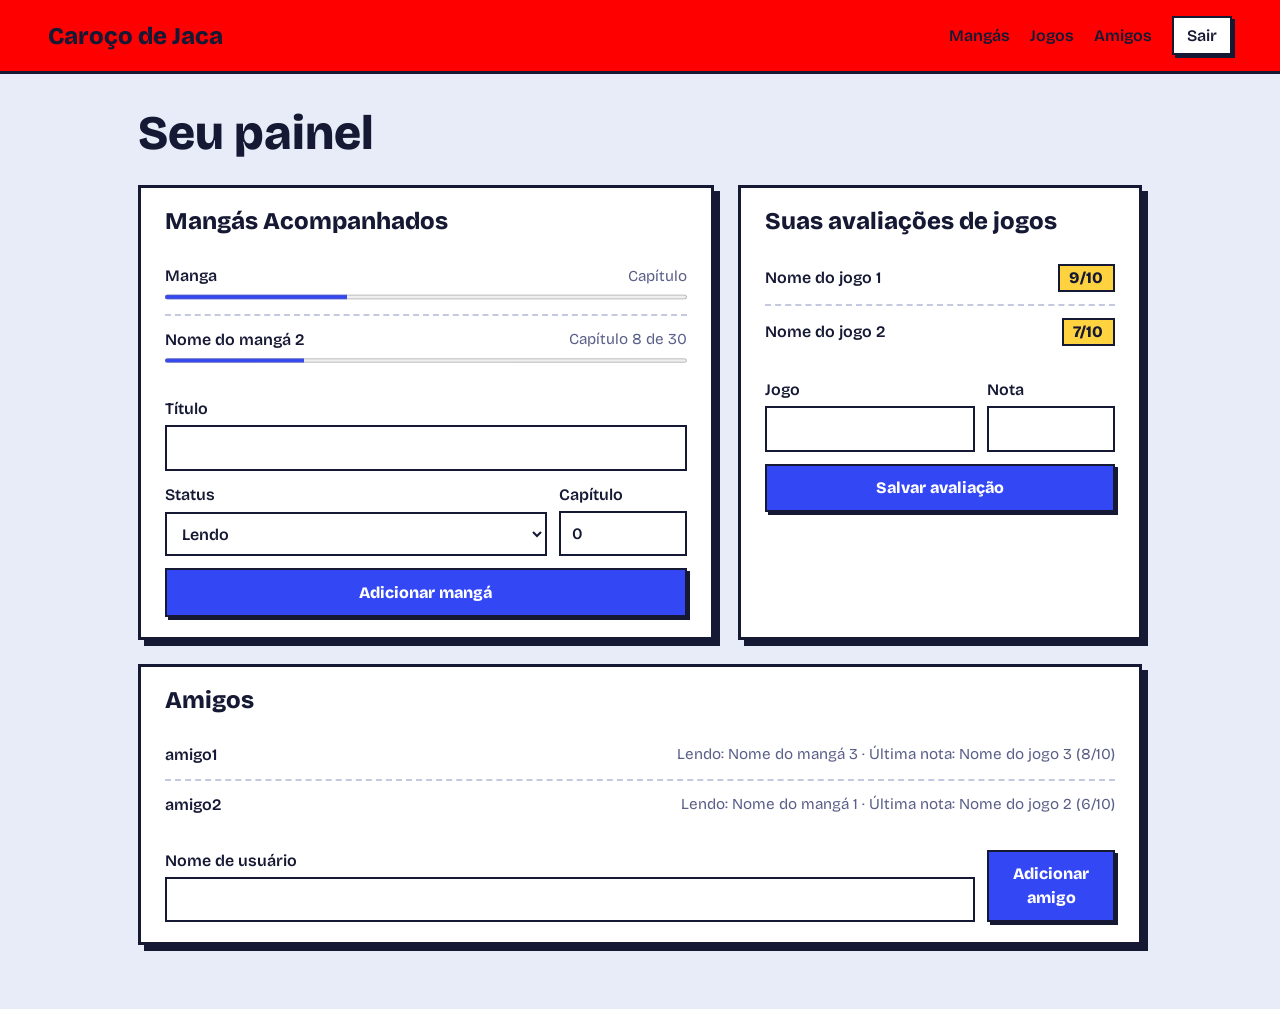
<file: index.html>
<!DOCTYPE html>
<html lang="pt-BR">
<head>
  <meta charset="UTF-8">
  <meta name="viewport" content="width=device-width, initial-scale=1">
  <title>Roda de amigos</title>
  <link rel="stylesheet" href="style.css">
</head>
<body>
  <header class="topo">
    <a class="marca" href="index.html">Caroço de Jaca</a>
    <nav>
      <a href="#mangas">Mangás</a>
      <a href="#jogos">Jogos</a>
      <a href="#amigos">Amigos</a>
      <a class="botao sair" href="login.html">Sair</a>
    </nav>
  </header>

  <main class="grade">
    <h1 style="grid-column: 1 / -1; margin: 0;">Seu painel</h1>

    <!-- MANGÁS -->
    <section class="quadro mangas" id="mangas">
      <h2>Mangás Acompanhados</h2>

      <!-- BACKEND: gerar um <li> por mangá do usuário -->
      <ul class="lista">
        <li>
          <span class="titulo">Manga</span>
          <span class="detalhe">Capítulo</span>
          <progress max="120" value="42"></progress>
        </li>
        <li>
          <span class="titulo">Nome do mangá 2</span>
          <span class="detalhe">Capítulo 8 de 30</span>
          <progress max="30" value="8"></progress>
        </li>
      </ul>
      <!-- Estado vazio (mostrar quando a lista não tiver itens):
      <p class="vazio">Você ainda não acompanha nenhum mangá. Adicione o primeiro abaixo.</p> -->

      <form action="/mangas" method="post">
        <label>Título
          <input type="text" name="titulo" required>
        </label>
        <div class="linha">
          <label>Status
            <select name="status">
              <option value="lendo">Lendo</option>
              <option value="quero_ler">Quero ler</option>
              <option value="concluido">Concluído</option>
            </select>
          </label>
          <label>Capítulo
            <input type="number" name="capitulo" min="0" value="0">
          </label>
        </div>
        <button class="botao" type="submit">Adicionar mangá</button>
      </form>
    </section>

    <!-- JOGOS -->
    <section class="quadro jogos" id="jogos">
      <h2>Suas avaliações de jogos</h2>

      <!-- BACKEND: gerar um <li> por avaliação -->
      <ul class="lista">
        <li>
          <span class="titulo">Nome do jogo 1</span>
          <span class="nota">9/10</span>
        </li>
        <li>
          <span class="titulo">Nome do jogo 2</span>
          <span class="nota">7/10</span>
        </li>
      </ul>
      <!-- Estado vazio:
      <p class="vazio">Nenhuma avaliação ainda. Avalie um jogo abaixo.</p> -->

      <form action="/jogos" method="post">
        <div class="linha">
          <label>Jogo
            <input type="text" name="jogo" required>
          </label>
          <label>Nota
            <input type="number" name="nota" min="0" max="10" step="0.5" required>
          </label>
        </div>
        <button class="botao" type="submit">Salvar avaliação</button>
      </form>
    </section>

    <!-- AMIGOS -->
    <section class="quadro amigos" id="amigos">
      <h2>Amigos</h2>

      <!-- BACKEND: gerar um <li> por amigo, com o que ele está lendo e jogando -->
      <ul class="lista">
        <li>
          <span class="titulo">amigo1</span>
          <span class="detalhe">Lendo: Nome do mangá 3 · Última nota: Nome do jogo 3 (8/10)</span>
        </li>
        <li>
          <span class="titulo">amigo2</span>
          <span class="detalhe">Lendo: Nome do mangá 1 · Última nota: Nome do jogo 2 (6/10)</span>
        </li>
      </ul>
      <!-- Estado vazio:
      <p class="vazio">Você ainda não tem amigos aqui. Procure alguém pelo nome de usuário.</p> -->

      <form action="/amizades" method="post">
        <div class="linha">
          <label>Nome de usuário
            <input type="text" name="usuario" required>
          </label>
          <button class="botao" type="submit" style="align-self: end;">Adicionar amigo</button>
        </div>
      </form>
    </section>
  </main>
</body>
</html>
</file>
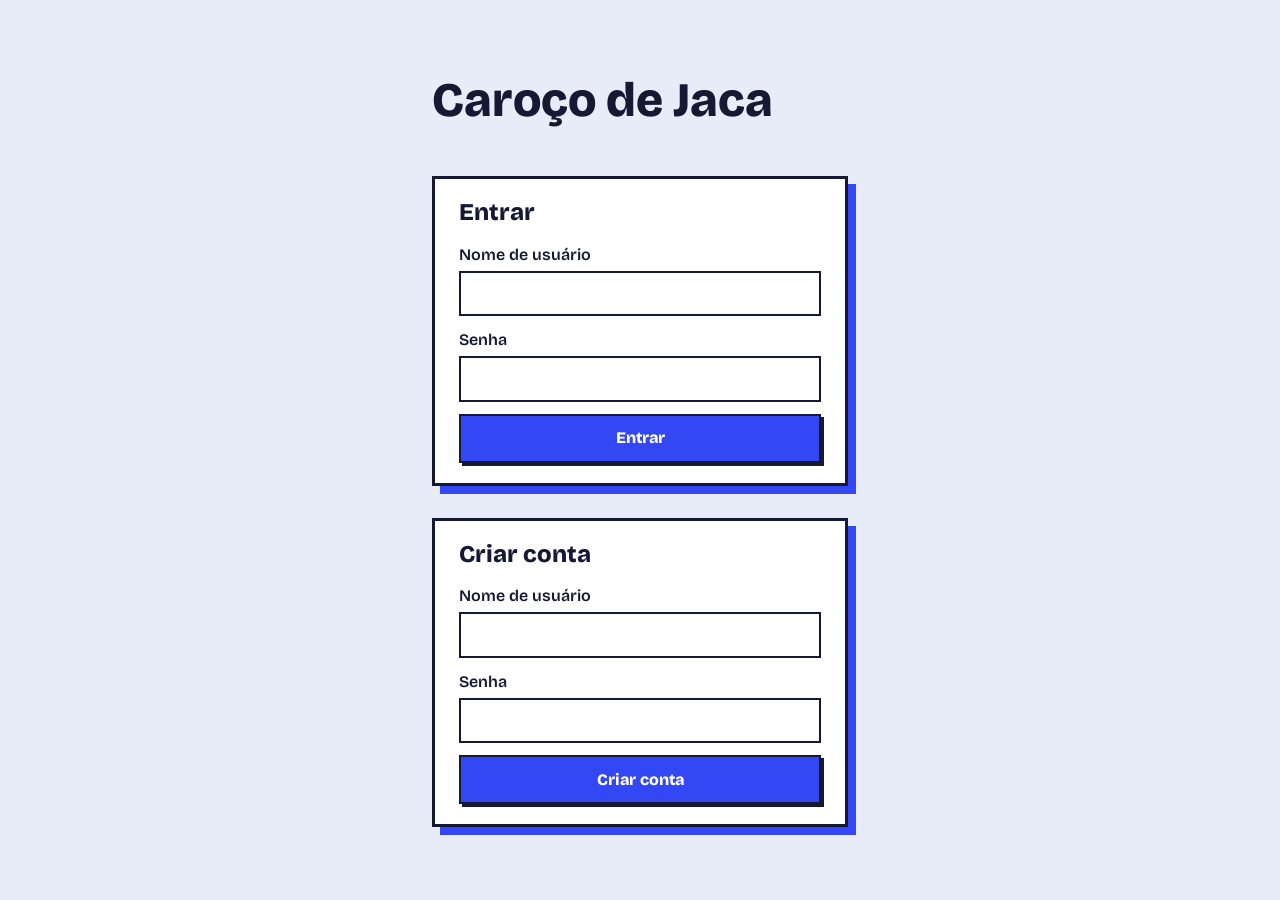
<file: login.html>
<!DOCTYPE html>
<html lang="pt-BR">
<head>
  <meta charset="UTF-8">
  <meta name="viewport" content="width=device-width, initial-scale=1">
  <title>Entrar · Caroço de Jaca</title>
  <link rel="stylesheet" href="style.css">
</head>
<body>
  <main class="centro">
    <div class="login">
      <h1>Caroço de Jaca</h1>

      <!-- LOGIN: o backend confere usuário e senha -->
      <section class="quadro">
        <h2>Entrar</h2>
        <form action="/login" method="post">
          <label>Nome de usuário
            <input type="text" name="usuario" autocomplete="username" required>
          </label>
          <label>Senha
            <input type="password" name="senha" autocomplete="current-password" required>
          </label>
          <!-- Mensagem de erro (o backend mostra quando a senha estiver errada):
          <p class="vazio">Usuário ou senha incorretos. Tente de novo.</p> -->
          <button class="botao" type="submit">Entrar</button>
        </form>
      </section>

      <!-- CADASTRO: o backend cria o usuário e guarda a senha com hash -->
      <section class="quadro">
        <h2>Criar conta</h2>
        <form action="/cadastro" method="post">
          <label>Nome de usuário
            <input type="text" name="usuario" autocomplete="username" required>
          </label>
          <label>Senha
            <input type="password" name="senha" autocomplete="new-password" minlength="8" required>
          </label>
          <button class="botao" type="submit">Criar conta</button>
        </form>
      </section>
    </div>
  </main>
</body>
</html>
</file>
<file: style.css>
@import url("https://fonts.googleapis.com/css2?family=Bricolage+Grotesque:wght@400;600;800&display=swap");

:root {
  --fundo: #e8ecf8;
  --tinta: #151934;
  --papel: #ffffff;
  --cobalto: #3347f5;
  --sol: #ffd23f;
  --suave: #5a6088;
  --borda: 3px solid var(--tinta);
}

* { box-sizing: border-box; }

body {
  margin: 0;
  background: var(--fundo);
  color: var(--tinta);
  font-family: "Bricolage Grotesque", system-ui, sans-serif;
  line-height: 1.5;
}

a { color: inherit; }
:focus-visible { outline: 3px solid var(--cobalto); outline-offset: 2px; }

/* topo */
.topo {
  display: flex; flex-wrap: wrap; gap: 1rem;
  align-items: center; justify-content: space-between;
  padding: 1rem clamp(1rem, 4vw, 3rem);
  background: red; border-bottom: var(--borda);
}
.marca { font-weight: 800; font-size: 1.5rem; text-decoration: none; }
.topo nav { display: flex; gap: 1.25rem; align-items: center; }
.topo nav a { font-weight: 600; text-decoration: none; }
.topo nav a:hover { text-decoration: underline; text-underline-offset: 4px; }

/* grade de quadros, como página de mangá */
.grade {
  display: grid; grid-template-columns: repeat(12, 1fr); gap: 1.5rem;
  max-width: 1100px; margin: 0 auto; padding: 2rem clamp(1rem, 4vw, 3rem) 4rem;
}
.quadro {
  background: var(--papel); border: var(--borda);
  box-shadow: 6px 6px 0 var(--tinta); padding: 1.25rem 1.5rem;
}
.quadro.mangas { grid-column: span 7; }
.quadro.jogos { grid-column: span 5; }
.quadro.amigos { grid-column: span 12; }

h1, h2 { margin: 0 0 1rem; line-height: 1.15; }
h1 { font-size: clamp(2rem, 5vw, 3rem); font-weight: 800; }
h2 { font-size: 1.5rem; font-weight: 800; }

.vazio { color: var(--suave); margin: 0 0 1rem; }

/* listas */
.lista { list-style: none; margin: 0 0 1.25rem; padding: 0; }
.lista li {
  display: flex; flex-wrap: wrap; gap: 0.25rem 1rem;
  align-items: center; justify-content: space-between;
  padding: 0.75rem 0; border-bottom: 2px dashed #c4c9e0;
}
.lista li:last-child { border-bottom: 0; }
.titulo { font-weight: 600; }
.detalhe { color: var(--suave); font-size: 0.95rem; }
.lista progress { width: 100%; height: 0.6rem; accent-color: var(--cobalto); }

.nota {
  background: var(--sol); border: 2px solid var(--tinta);
  font-weight: 800; padding: 0 0.6rem; min-width: 3.2rem; text-align: center;
}

/* formulários */
form { display: grid; gap: 0.75rem; }
label { display: grid; gap: 0.25rem; font-weight: 600; }

input, select {
  font: inherit; color: inherit; padding: 0.55rem 0.7rem;
  background: var(--papel); border: 2px solid var(--tinta); border-radius: 0;
  width: 100%;
  min-width: 0;
}
.linha { display: grid; grid-template-columns: 1fr 8rem; gap: 0.75rem; }

.botao {
  font: inherit; font-weight: 800; cursor: pointer; padding: 0.65rem 1rem;
  background: var(--cobalto); color: #fff;
  border: 2px solid var(--tinta); box-shadow: 3px 3px 0 var(--tinta);
}
.botao:hover { transform: translate(-1px, -1px); box-shadow: 4px 4px 0 var(--tinta); }
.botao:active { transform: translate(2px, 2px); box-shadow: 1px 1px 0 var(--tinta); }
.botao.sair { background: var(--papel); color: var(--tinta); padding: 0.35rem 0.8rem; }

/* login */
.centro { min-height: 100vh; display: grid; place-items: center; padding: 1.5rem; }
.login { width: min(100%, 26rem); display: grid; gap: 2rem; }
.login .quadro { box-shadow: 8px 8px 0 var(--cobalto); }

@media (max-width: 800px) {
  .quadro.mangas, .quadro.jogos, .quadro.amigos { grid-column: 1 / -1; }
}

@media (prefers-reduced-motion: reduce) {
  .botao { transition: none; }
  .botao:hover, .botao:active { transform: none; }
}
</file>
